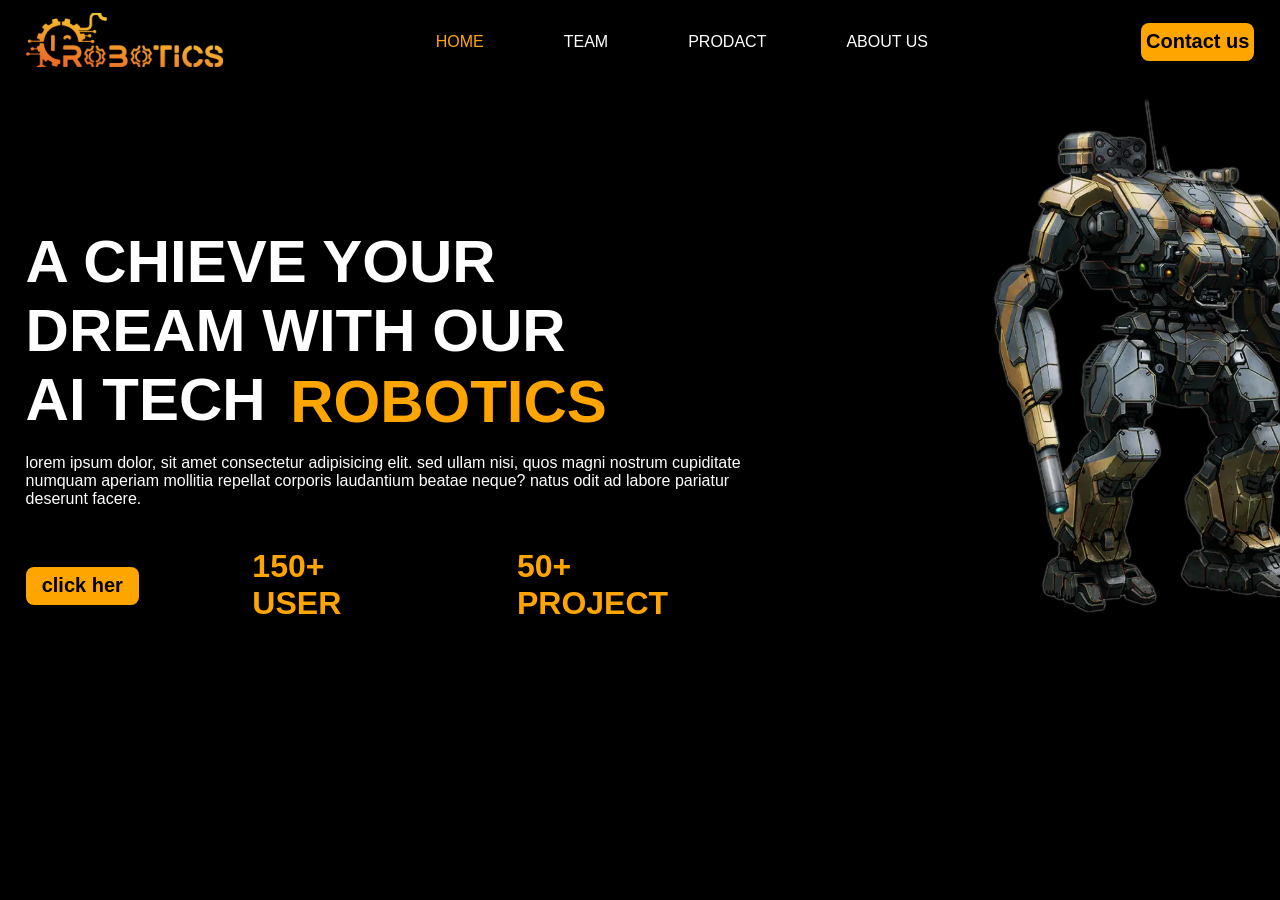
<file: index.html>
<!DOCTYPE html>
<html lang="en">
<head>
    <meta charset="UTF-8">
    <meta name="viewport" content="width=device-width, initial-scale=1.0">
    <link rel="stylesheet" href="style.css">
    <title>Robotics</title>
</head>
<body>
    <div class="container">
        <div class="logo">
            <img src="OI-Robotics.png" alt="Robotics">
        </div>
        <div class="nav-bar">
            <header>
                <a class="active" href="#" >home</a>
                <a href="#">team</a>
                <a href="#">prodact</a>
                <a href="#">about us</a>
            </header>
        </div>
        <div class="button">
            <button>Contact us</button>
        </div>
    </div>
    <div class="content">
        <div class="text">
            <h1>a chieve your <br> dream with our <br> ai tech</h1>
        </div>
        <div class="color">
            <h1>Robotics</h1>
        </div>
        <div class="pragraf">
            <p>Lorem ipsum dolor, sit amet consectetur adipisicing elit. Sed ullam nisi, quos magni nostrum cupiditate numquam aperiam mollitia repellat corporis laudantium beatae neque? Natus odit ad labore pariatur deserunt facere.</p>
        </div>
        <div class="btn">
            <button>click her</button>
        </div>
        <div class="num">
            <h1>50+</h1>
            <h1>project</h1>
        </div>
        <div class="num1">
            <h1>150+</h1>
            <h1>user</h1>
        </div>
    </div>
    <div class="image">
        <img src="snapedit_1728933518862.png" alt="robot">
    </div>
</body>
</html>
</file>
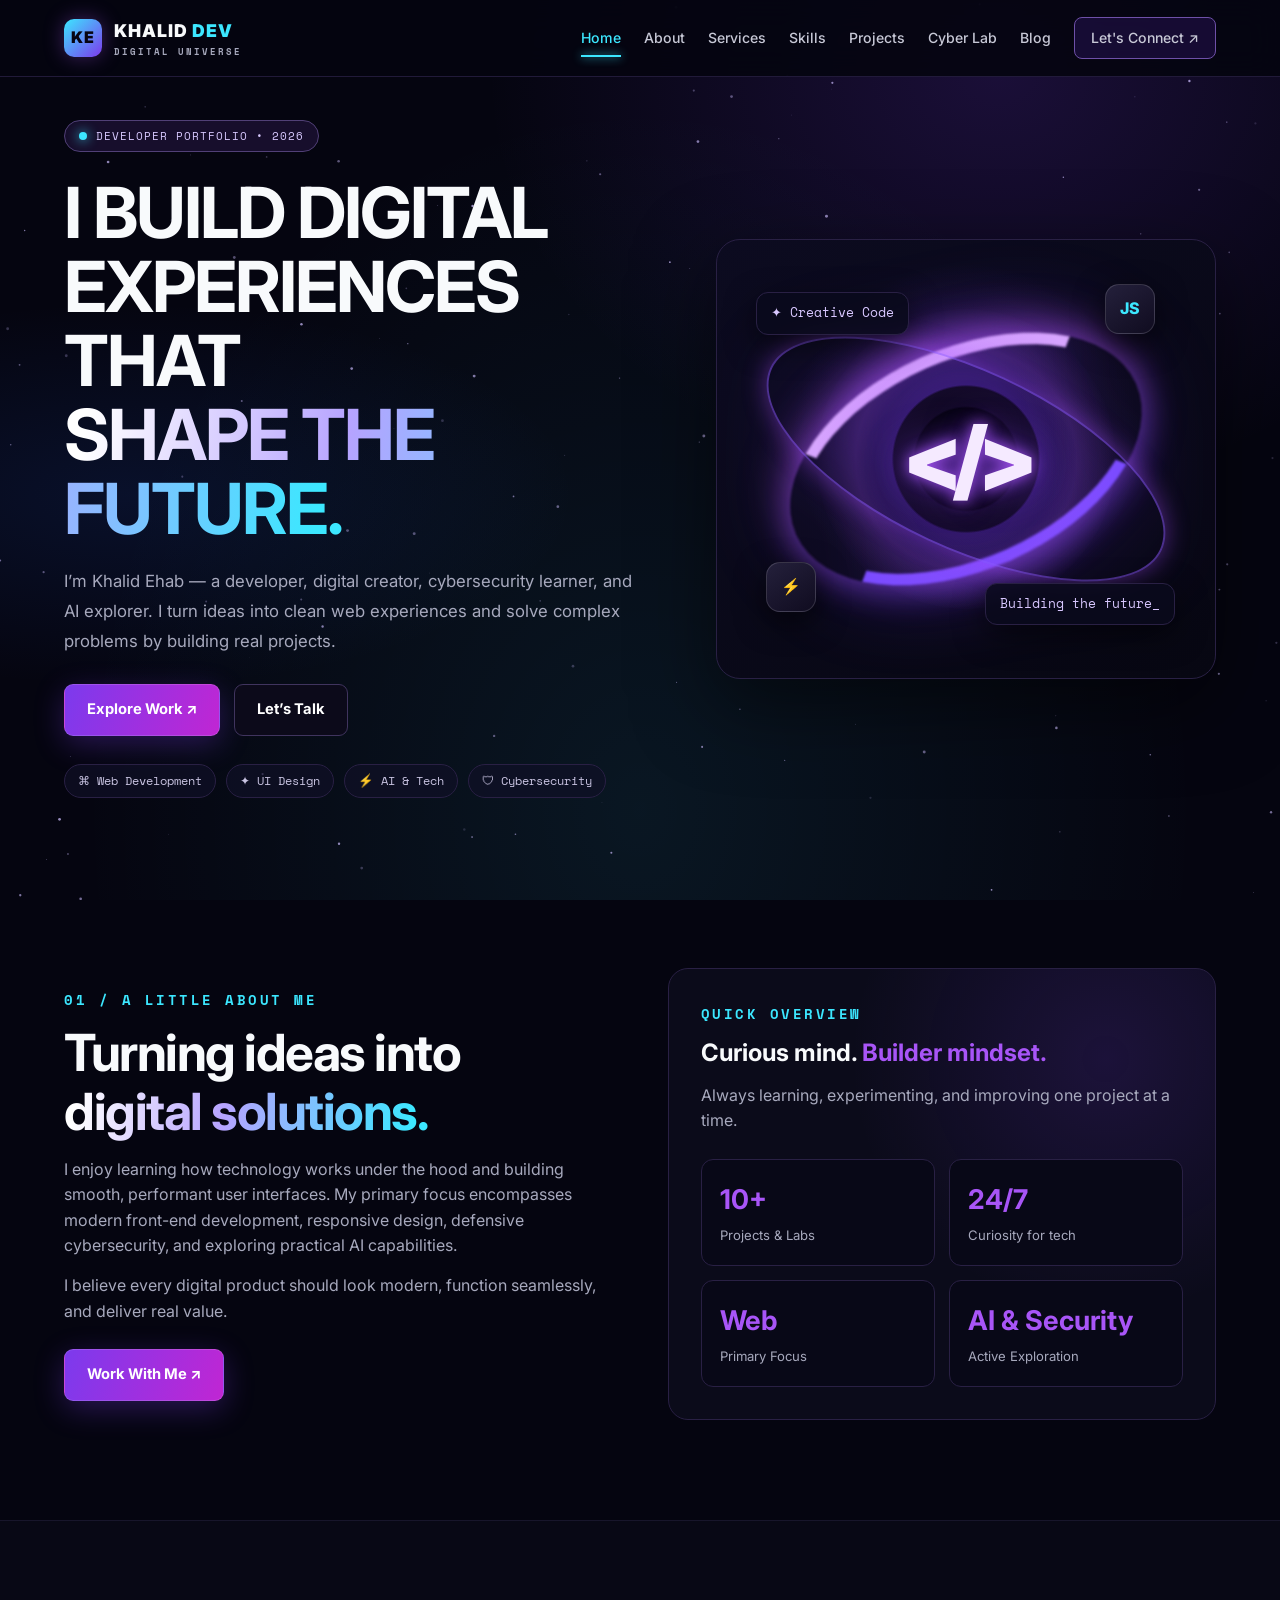
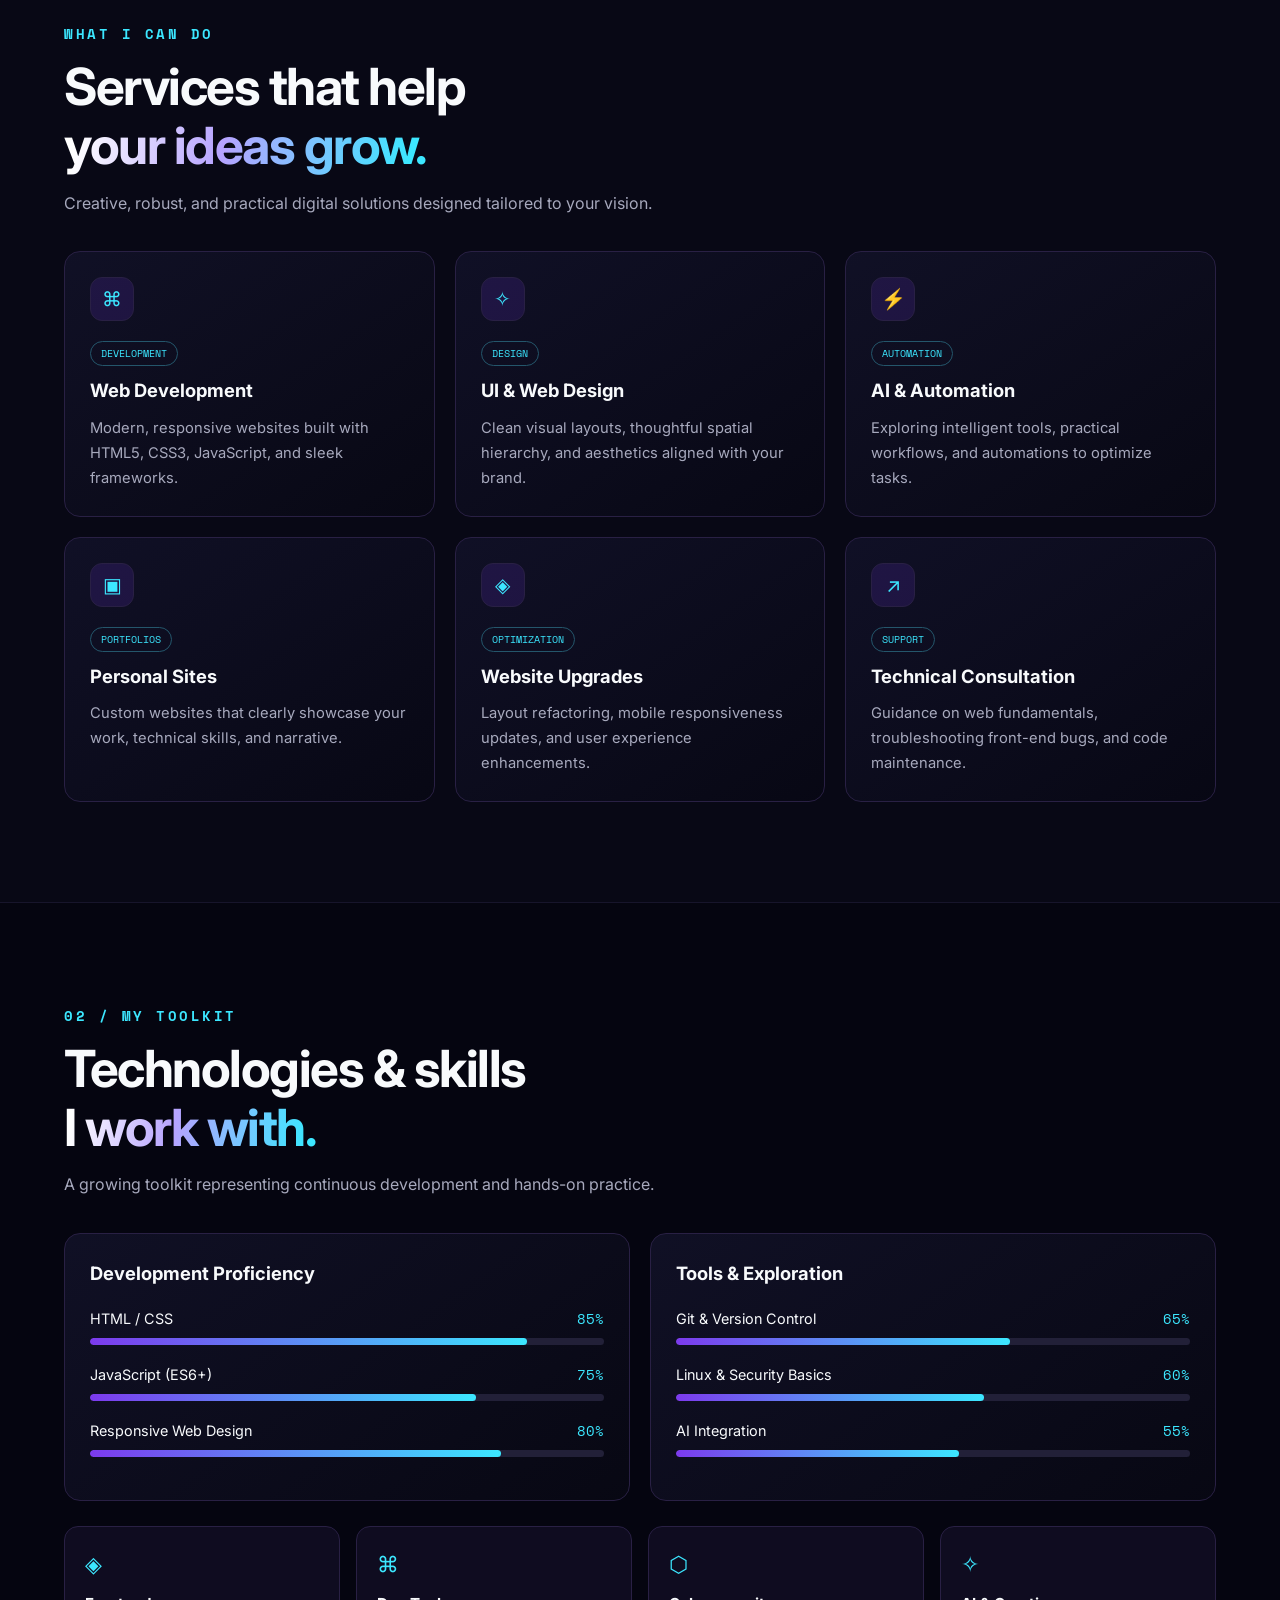
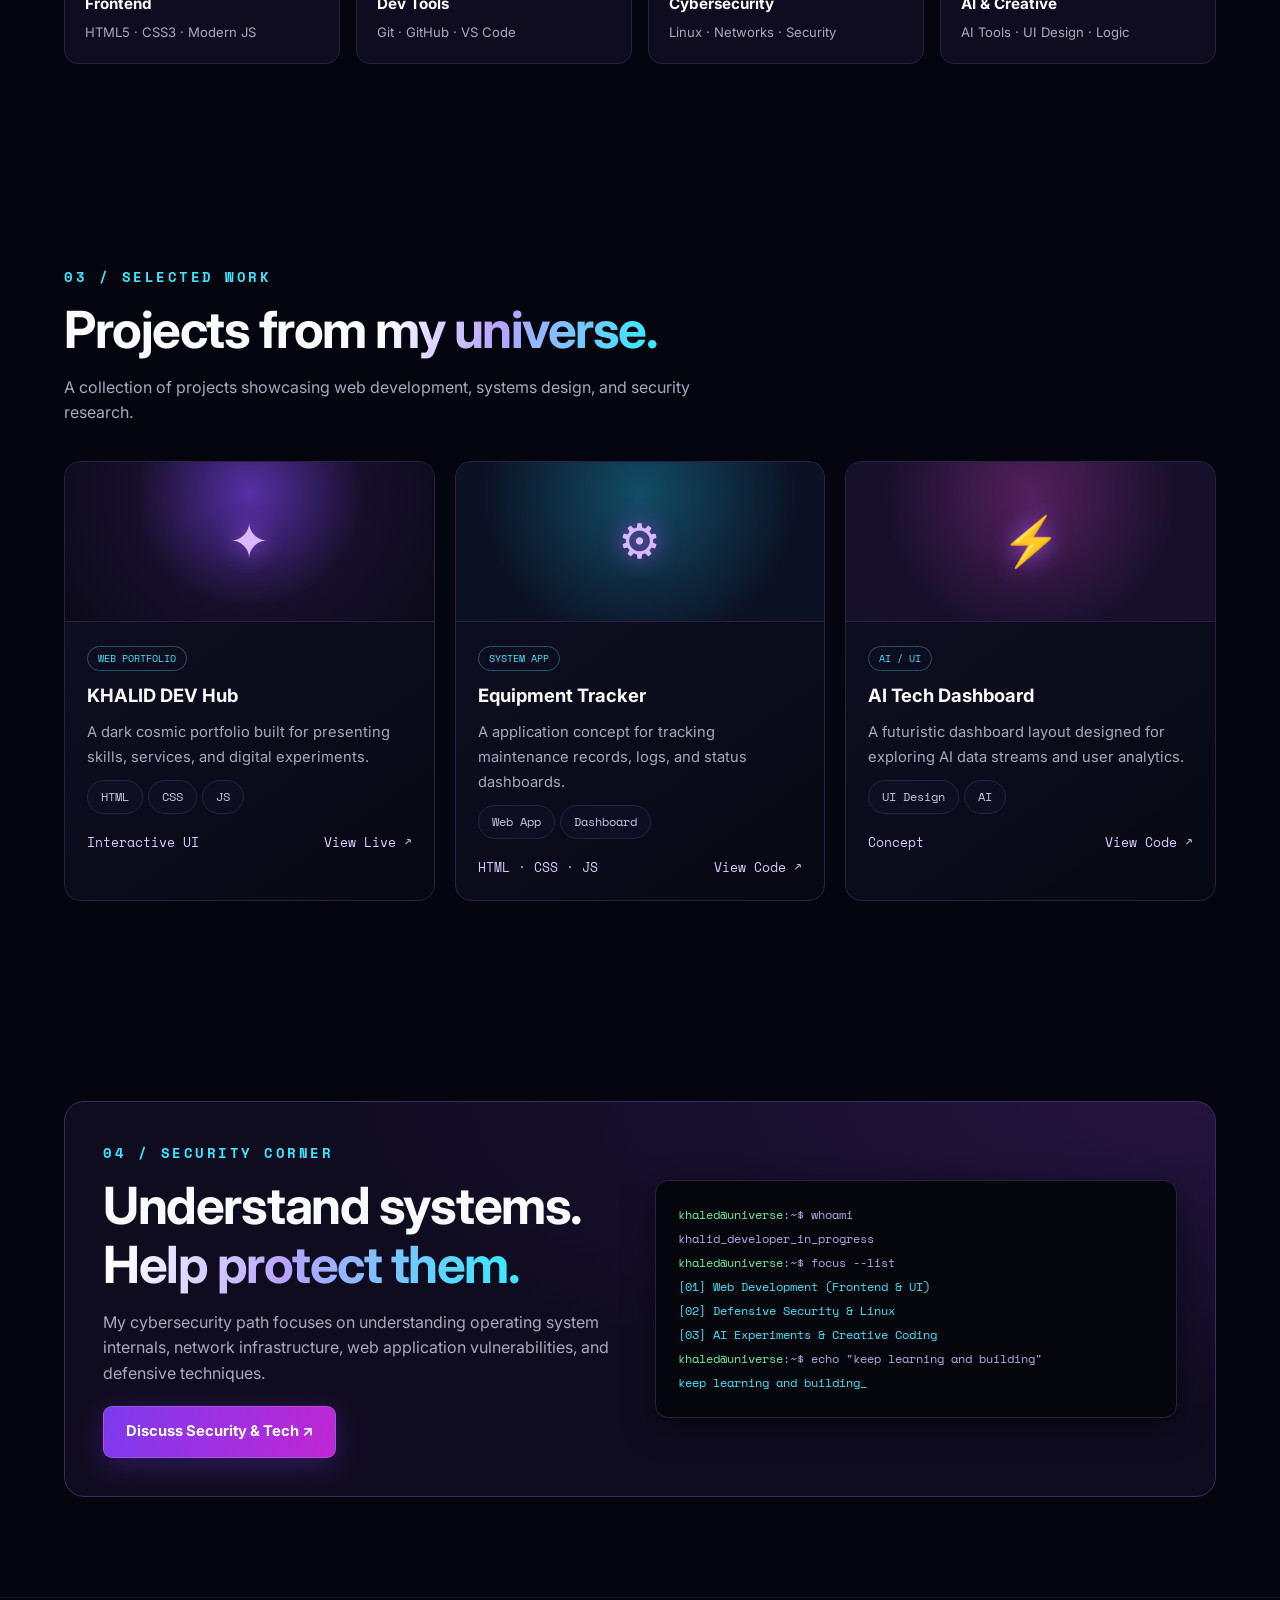
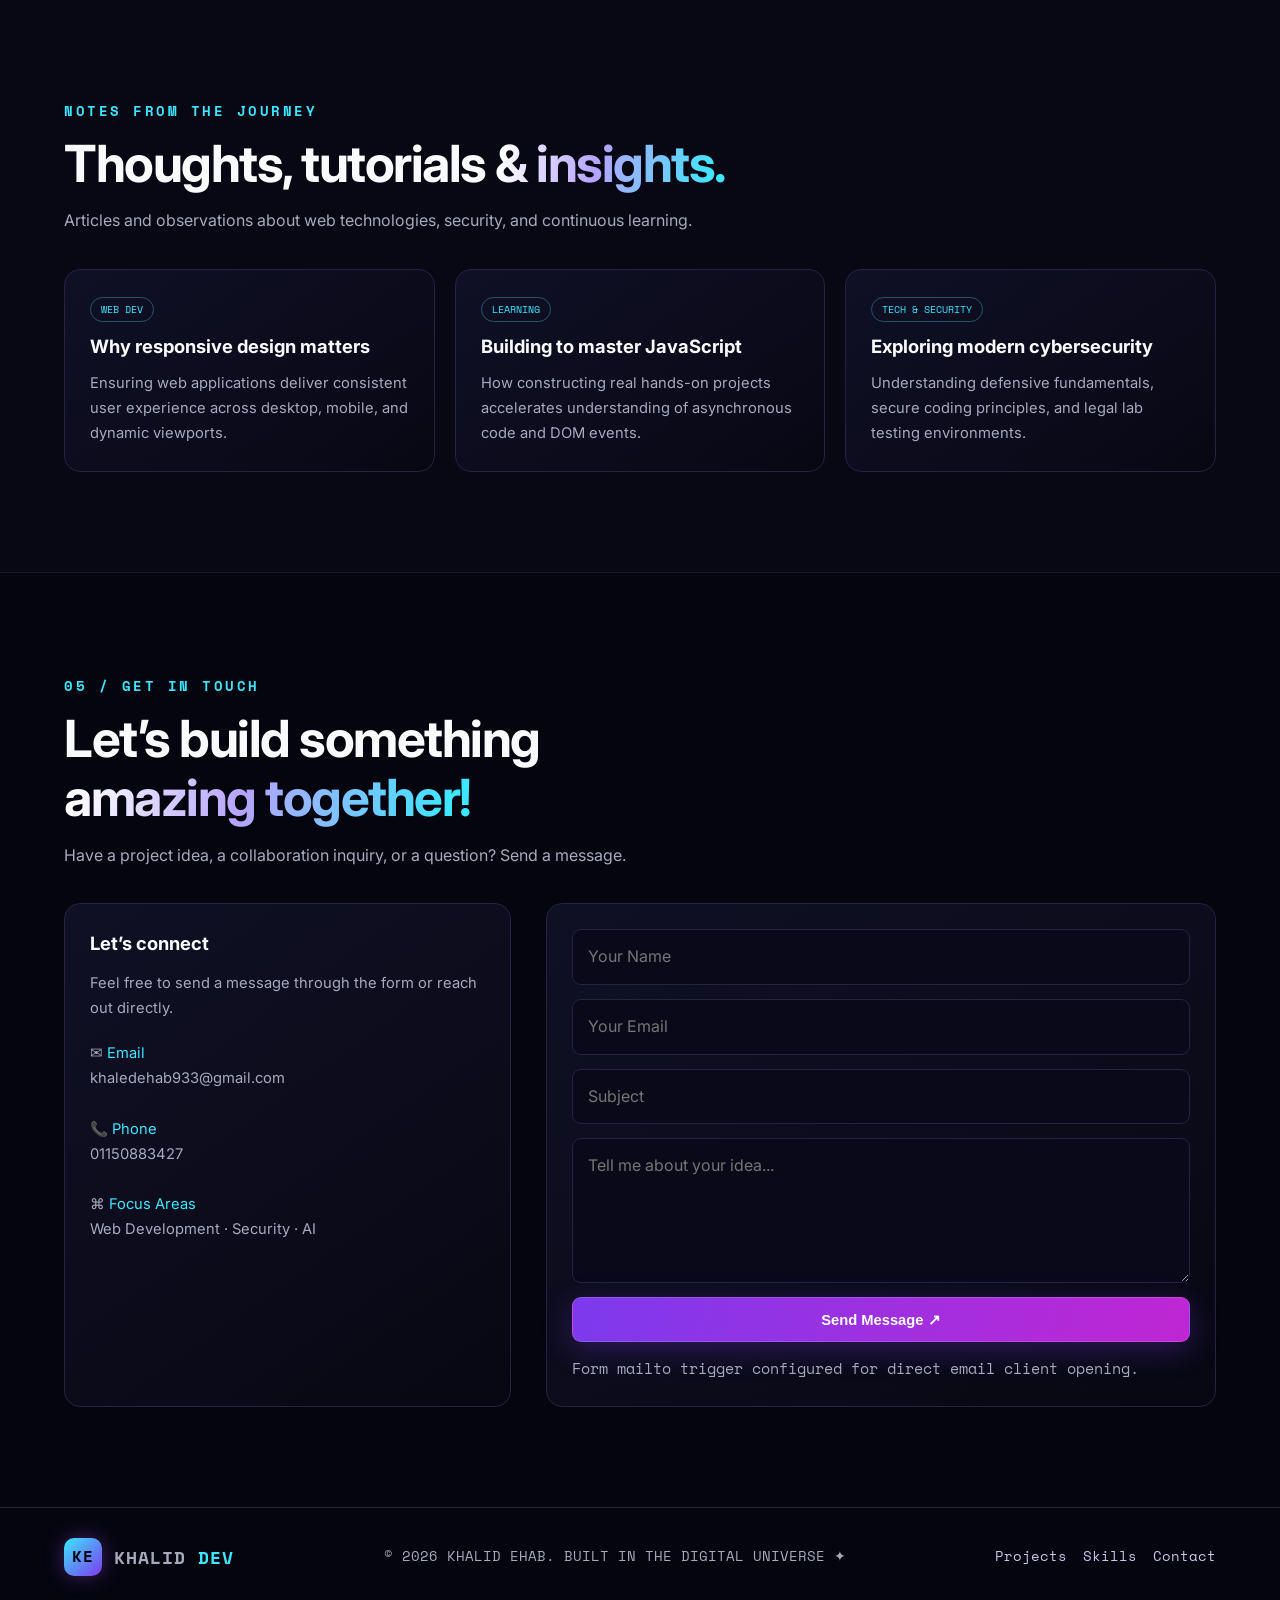
<file: combined_portfolio_cosmic_tech_hub_v2(1).html>
<!DOCTYPE html>
<html lang="en">
<head>
  <meta charset="UTF-8" />
  <meta name="viewport" content="width=device-width, initial-scale=1.0" />
  <meta name="theme-color" content="#050510" />
  <title>KHALID DEV | Digital Universe & Portfolio</title>
  <style>
    @import url('https://fonts.googleapis.com/css2?family=Inter:wght@400;500;600;700;800;900&family=Space+Mono:wght@400;700&display=swap');

    :root {
      --bg: #050510;
      --surface: #0b0b1a;
      --card: #111127;
      --border: #292044;
      --purple: #7c3aed;
      --violet: #a855f7;
      --blue: #2563eb;
      --cyan: #3ce7ff;
      --pink: #ff58d8;
      --text: #f8fafc;
      --muted: #a7a9bd;
    }

    * { box-sizing: border-box; margin: 0; padding: 0; }
    html { scroll-behavior: smooth; scroll-padding-top: 90px; }
    
    body {
      font-family: Inter, "Segoe UI", Arial, sans-serif;
      background: var(--bg);
      color: var(--text);
      line-height: 1.6;
      overflow-x: hidden;
      position: relative;
    }

    /* Cosmic Background Overlay */
    body::before {
      content: "";
      position: fixed;
      inset: 0;
      pointer-events: none;
      z-index: -2;
      background:
        radial-gradient(ellipse at 78% 8%, rgba(124, 58, 237, 0.18), transparent 32rem),
        radial-gradient(ellipse at 10% 55%, rgba(37, 99, 235, 0.12), transparent 28rem),
        radial-gradient(ellipse at 50% 90%, rgba(60, 231, 255, 0.08), transparent 35rem),
        var(--bg);
    }

    #stars {
      position: fixed;
      inset: 0;
      width: 100%;
      height: 100%;
      z-index: -1;
      pointer-events: none;
    }

    a { color: inherit; text-decoration: none; }
    .container { width: min(1180px, 90%); margin: auto; }
    .section { padding: 100px 0; position: relative; }
    .eyebrow { 
      color: var(--cyan); 
      font-family: 'Space Mono', monospace; 
      font-size: 0.85rem; 
      font-weight: 700; 
      letter-spacing: 2.5px; 
      text-transform: uppercase; 
    }
    
    .section-title { 
      font-size: clamp(2rem, 4vw, 3.2rem); 
      line-height: 1.15; 
      margin: 10px 0 16px; 
      letter-spacing: -1.5px; 
    }
    
    .section-copy { max-width: 650px; color: var(--muted); }
    .accent { color: var(--violet); }
    .accent-cyan { color: var(--cyan); }

    .gradient-text {
      background: linear-gradient(100deg, #fff 4%, #b6a3ff 44%, #3ce7ff 95%);
      -webkit-background-clip: text;
      background-clip: text;
      color: transparent;
    }

    /* Buttons */
    .btn {
      display: inline-flex; align-items: center; justify-content: center; gap: 8px;
      padding: 13px 22px; border: 1px solid rgba(255,255,255,0.15); border-radius: 9px;
      color: white; background: linear-gradient(110deg, var(--purple), #c026d3);
      font-weight: 700; font-size: 0.92rem; transition: transform .25s, box-shadow .25s; cursor: pointer;
      box-shadow: 0 8px 30px rgba(124, 58, 237, 0.3);
    }
    .btn:hover { transform: translateY(-3px); box-shadow: 0 12px 35px rgba(168, 85, 247, 0.45); }
    .btn-outline { background: #0c0a1a; border-color: #40345e; box-shadow: none; }
    .btn-outline:hover { border-color: var(--cyan); color: var(--cyan); box-shadow: 0 0 20px rgba(60,231,255,0.2); }

    /* Navbar */
    .navbar {
      position: fixed; z-index: 1000; top: 0; left: 0; width: 100%;
      background: rgba(5, 5, 16, 0.9); backdrop-filter: blur(16px);
      border-bottom: 1px solid rgba(41, 32, 68, 0.8);
    }
    .nav-inner { min-height: 76px; display: flex; align-items: center; justify-content: space-between; gap: 24px; }
    .logo { display: flex; align-items: center; gap: 12px; font-size: 1.1rem; font-weight: 900; letter-spacing: 1px; white-space: nowrap; }
    .logo-mark {
      width: 38px; height: 38px; display: grid; place-items: center;
      background: linear-gradient(135deg, var(--cyan), var(--purple));
      color: #070512; border-radius: 10px; font-size: 1rem; font-weight: 900;
      box-shadow: 0 0 20px rgba(168,85,247,0.35);
    }
    .logo small { display: block; font-size: 8.5px; color: var(--muted); font-family: 'Space Mono', monospace; letter-spacing: 2px; }
    
    .nav-links { display: flex; align-items: center; gap: clamp(10px, 1.8vw, 24px); }
    .nav-links a { position: relative; color: #c7c8d6; font-size: 0.88rem; font-weight: 500; transition: color .25s; }
    .nav-links a::after {
      content: ""; position: absolute; left: 0; bottom: -8px; width: 0; height: 2px;
      background: var(--cyan); box-shadow: 0 0 10px var(--cyan); transition: width .25s;
    }
    .nav-links a:hover, .nav-links a.active { color: var(--cyan); }
    .nav-links a:hover::after, .nav-links a.active::after { width: 100%; }
    .nav-cta { padding: 9px 16px; border: 1px solid #6e50a8; border-radius: 8px; background: rgba(124, 58, 237, 0.15); }

    .menu-btn { display: none; background: none; color: white; border: 1px solid var(--border); border-radius: 8px; padding: 8px 11px; font-size: 1.25rem; }

    /* Hero Section */
    .hero { min-height: calc(100vh - 76px); padding: 120px 0 70px; display: flex; align-items: center; position: relative; }
    .hero-grid { display: grid; grid-template-columns: 1.1fr 0.9fr; align-items: center; gap: 40px; }
    
    .kicker {
      display: inline-flex; align-items: center; gap: 9px; padding: 7px 14px;
      border: 1px solid #514077; border-radius: 100px; color: #d8c9ff;
      background: #170e2c; font: 11px 'Space Mono', monospace; letter-spacing: 1px; margin-bottom: 12px;
    }
    .pulse { width: 8px; height: 8px; border-radius: 50%; background: var(--cyan); box-shadow: 0 0 12px var(--cyan); }

    .hero h1 { font-size: clamp(2.5rem, 5.5vw, 4.8rem); line-height: 1.05; margin: 12px 0 20px; letter-spacing: -2px; }
    .hero p { color: var(--muted); max-width: 580px; margin-bottom: 28px; font-size: 1.05rem; line-height: 1.8; }
    .hero-actions { display: flex; flex-wrap: wrap; gap: 14px; }
    .hero-tags { display: flex; flex-wrap: wrap; gap: 10px; margin-top: 28px; }
    .tag { border: 1px solid var(--border); color: #c9c4e2; background: rgba(17,17,39,0.7); border-radius: 30px; padding: 6px 13px; font-size: 0.78rem; font-family: 'Space Mono', monospace; }

    /* Visual Orbit & Spinning Blackhole Animation */
    .hero-visual {
      min-height: 440px; position: relative; display: grid; place-items: center; overflow: hidden;
      border: 1px solid var(--border); border-radius: 24px;
      background: radial-gradient(circle at 50% 45%, rgba(124,58,237,0.25), transparent 50%), linear-gradient(145deg, #0c0b20, #070712);
      box-shadow: 0 25px 80px rgba(0,0,0,0.5);
    }

    .blackhole {
      width: min(300px, 60vw); aspect-ratio: 1; border-radius: 50%; position: relative;
      background: radial-gradient(circle at center, #03020a 0 24%, #100921 25% 34%, transparent 35%);
      filter: drop-shadow(0 0 35px rgba(123, 53, 255, 0.45));
    }
    .blackhole::before {
      content: ""; position: absolute; inset: 13% -12%; border-radius: 50%;
      border: 12px solid transparent; border-top-color: #d7a5ff; border-bottom-color: #7b4bff;
      transform: rotate(-24deg); filter: blur(1px);
      box-shadow: 0 -10px 40px rgba(196,92,255,0.5), 0 10px 35px rgba(113,62,255,0.4);
      animation: orbit 9s linear infinite;
    }
    .blackhole::after {
      content: ""; position: absolute; inset: 20% -22%; border-radius: 50%;
      border: 2px solid rgba(142,89,255,0.5); transform: rotate(25deg);
      box-shadow: 0 0 24px rgba(170,77,255,0.45);
      animation: orbit 18s linear infinite reverse;
    }
    
    .halo {
      position: absolute; width: 100%; height: 100%; border-radius: 50%;
      background: radial-gradient(circle, transparent 25%, rgba(136,62,255,0.08) 43%, rgba(168,85,247,0.18) 52%, transparent 72%);
      animation: pulse 4s ease-in-out infinite;
    }

    .code-symbol {
      position: absolute; z-index: 2; font-size: clamp(3.5rem, 8vw, 5.5rem); font-weight: 900;
      color: #f5eaff; text-shadow: 0 0 15px #a855f7, 0 0 40px #7c3aed; letter-spacing: -10px;
      pointer-events: none;
    }

    .floating-badge {
      position: absolute; border: 1px solid var(--border); background: rgba(10,10,28,0.88);
      padding: 10px 14px; border-radius: 12px; color: #d8c7ff; font-size: 0.8rem;
      font-family: 'Space Mono', monospace; box-shadow: 0 10px 30px rgba(0,0,0,0.5); z-index: 3;
    }
    .float-one { top: 12%; left: 8%; } 
    .float-two { bottom: 12%; right: 8%; }

    .tech-icon {
      position: absolute; width: 50px; height: 50px; display: grid; place-items: center;
      border-radius: 14px; border: 1px solid rgba(255,255,255,0.15);
      background: linear-gradient(145deg, #24203b, #100c20);
      box-shadow: 0 10px 30px rgba(0,0,0,0.6); color: #f2eaff; font-weight: 800; font-size: 16px;
      backdrop-filter: blur(8px); animation: float 5s ease-in-out infinite; z-index: 3;
    }
    .t1 { top: 10%; right: 12%; color: var(--cyan); }
    .t2 { bottom: 15%; left: 10%; color: #f6b93b; animation-delay: -2s; }

    /* Shared Cards Layout */
    .cards { display: grid; grid-template-columns: repeat(3, 1fr); gap: 20px; margin-top: 35px; }
    .card {
      padding: 25px; border: 1px solid var(--border); border-radius: 16px;
      background: linear-gradient(145deg, rgba(17,17,39,0.95), rgba(8,8,20,0.95));
      transition: transform .25s, border-color .25s, box-shadow .25s; min-width: 0;
    }
    .card:hover { transform: translateY(-6px); border-color: rgba(168,85,247,0.6); box-shadow: 0 18px 45px rgba(0,0,0,0.4); }
    .card-icon {
      width: 44px; height: 44px; display: grid; place-items: center; border-radius: 12px;
      color: var(--cyan); background: rgba(124,58,237,0.15); border: 1px solid var(--border);
      font-size: 1.25rem; margin-bottom: 18px;
    }
    .card h3 { font-size: 1.15rem; margin-bottom: 10px; }
    .card p { color: var(--muted); font-size: 0.92rem; line-height: 1.7; }
    
    .pill {
      font: 10px 'Space Mono', monospace; color: var(--cyan); border: 1px solid #24566b;
      padding: 4px 10px; border-radius: 50px; display: inline-block; margin-bottom: 10px;
    }

    /* About Section */
    .about-grid { display: grid; grid-template-columns: 1fr 1fr; gap: 55px; align-items: center; }
    .about-panel {
      padding: 32px; border: 1px solid var(--border); border-radius: 20px;
      background: radial-gradient(circle at 80% 20%, rgba(124,58,237,0.15), transparent 45%), var(--surface);
    }
    .stats { display: grid; grid-template-columns: repeat(2, 1fr); gap: 14px; margin-top: 25px; }
    .stat { padding: 18px; border: 1px solid var(--border); border-radius: 12px; background: #080817; }
    .stat strong { display: block; font-size: 1.7rem; color: var(--violet); }
    .stat span { color: var(--muted); font-size: 0.82rem; }

    /* Projects Cards */
    .project-card { padding: 0; overflow: hidden; }
    .project-visual {
      height: 160px; display: grid; place-items: center; position: relative; overflow: hidden;
      background: radial-gradient(circle at 50% 20%, #5630a5, #17102c 50%, #0b0a18);
      border-bottom: 1px solid var(--border); font-size: 3rem; color: #d9b8ff; text-shadow: 0 0 25px #a855f7;
    }
    .project-card:nth-child(2) .project-visual { background: radial-gradient(circle at 50% 20%, #124c66, #0b1224 70%); }
    .project-card:nth-child(3) .project-visual { background: radial-gradient(circle at 50% 20%, #55205d, #17102b 65%); }
    .project-content { padding: 22px; }
    .project-content .tag { display: inline-block; margin: 10px 5px 0 0; }
    .project-foot { display: flex; justify-content: space-between; align-items: center; margin-top: 18px; color: #d9c9ff; font-size: 0.82rem; font-family: 'Space Mono', monospace; }
    .project-foot a:hover { color: var(--cyan); }

    /* Skills Grid & Bars */
    .skills-grid { display: grid; grid-template-columns: 1fr 1fr; gap: 20px; margin-top: 35px; }
    .skill { margin: 18px 0; }
    .skill-label { display: flex; justify-content: space-between; gap: 10px; margin-bottom: 8px; font-size: 0.9rem; }
    .skill-label span:last-child { color: var(--cyan); font-family: 'Space Mono', monospace; }
    .bar { height: 7px; background: #222038; border-radius: 10px; overflow: hidden; }
    .bar span { display: block; height: 100%; border-radius: inherit; background: linear-gradient(90deg, var(--purple), var(--cyan)); }
    
    .skills-cards { display: grid; grid-template-columns: repeat(4, 1fr); gap: 16px; margin-top: 25px; }
    .skill-box { padding: 20px; border: 1px solid var(--border); background: #0f0c20; border-radius: 14px; }
    .skill-box b { display: block; margin: 10px 0 6px; font-size: 0.95rem; }
    .skill-box p { margin: 0; color: var(--muted); font-size: 0.82rem; line-height: 1.6; }
    .skill-box .icon { font-size: 22px; color: var(--cyan); }

    /* Cyber Security Lab Section */
    .lab {
      display: grid; grid-template-columns: 1fr 1fr; gap: 30px; align-items: center;
      border: 1px solid #3a2b60; border-radius: 20px; padding: 38px;
      background: radial-gradient(ellipse at 100% 0, rgba(72,34,122,0.35), transparent 55%), #100c20;
    }
    .terminal {
      font: 12px/2 'Space Mono', monospace; background: #05050c; border: 1px solid #292044;
      padding: 22px; border-radius: 13px; color: #b9a6e8; overflow-x: auto; box-shadow: 0 10px 30px rgba(0,0,0,0.5);
    }
    .terminal .green { color: #65f0a3; }
    .terminal .cyan { color: var(--cyan); }

    /* Contact Section */
    .contact-grid { display: grid; grid-template-columns: 0.8fr 1.2fr; gap: 35px; margin-top: 35px; }
    form { display: grid; gap: 14px; }
    input, textarea {
      width: 100%; color: white; background: #09091a; border: 1px solid var(--border);
      border-radius: 9px; padding: 14px 15px; font: inherit; outline: none; transition: border-color .25s;
    }
    input:focus, textarea:focus { border-color: var(--cyan); box-shadow: 0 0 0 3px rgba(60,231,255,0.15); }
    textarea { min-height: 145px; resize: vertical; }
    .form-note { color: var(--muted); font-size: 0.8rem; font-family: 'Space Mono', monospace; }

    /* Footer */
    footer { border-top: 1px solid var(--border); padding: 30px 0; color: var(--muted); font-size: 0.85rem; font-family: 'Space Mono', monospace; }
    .footer-inner { display: flex; justify-content: space-between; align-items: center; gap: 15px; flex-wrap: wrap; }
    .socials { display: flex; gap: 16px; font-size: 0.85rem; }
    .socials a { color: #cfc3eb; } 
    .socials a:hover { color: var(--cyan); }

    /* Animations & Scroll Reveal */
    .reveal { opacity: 0; transform: translateY(25px); transition: opacity 0.7s ease, transform 0.7s ease; }
    .reveal.visible { opacity: 1; transform: translateY(0); }

    @keyframes orbit { to { transform: rotate(336deg); } }
    @keyframes float { 0%, 100% { transform: translateY(0); } 50% { transform: translateY(-13px); } }
    @keyframes pulse { 50% { transform: scale(1.07); opacity: 0.65; } }

    /* Responsive Design */
    @media (max-width: 960px) {
      .hero-grid { grid-template-columns: 1fr; text-align: left; gap: 35px; }
      .hero-visual { height: 380px; }
      .cards { grid-template-columns: repeat(2, 1fr); }
      .skills-cards { grid-template-columns: repeat(2, 1fr); }
      .about-grid, .contact-grid, .lab { grid-template-columns: 1fr; }
    }
    
    @media (max-width: 700px) {
      .nav-inner { min-height: 68px; }
      .menu-btn { display: block; }
      .nav-links {
        display: none; position: absolute; top: 68px; left: 5%; width: 90%; padding: 20px;
        background: rgba(8,8,22,0.98); border: 1px solid var(--border); border-radius: 14px;
        flex-direction: column; align-items: stretch; gap: 0; box-shadow: 0 15px 40px rgba(0,0,0,0.8);
      }
      .nav-links.open { display: flex; }
      .nav-links a { padding: 12px 8px; font-size: 0.95rem; }
      .nav-links a::after { bottom: 6px; }
      
      .hero { padding-top: 100px; }
      .hero-visual { height: 330px; }
      .section { padding: 70px 0; }
      .cards, .skills-grid, .skills-cards { grid-template-columns: 1fr; }
      .about-panel, .lab { padding: 24px; }
      footer { flex-direction: column; text-align: center; }
    }
  </style>
</head>
<body>

  <!-- Background Interactive Starfield -->
  <canvas id="stars"></canvas>

  <!-- Navigation Header -->
  <header class="navbar">
    <div class="container nav-inner">
      <a class="logo" href="#home" aria-label="Khalid Dev home">
        <span class="logo-mark">KE</span>
        <div>
          <span>KHALID <span class="accent-cyan">DEV</span></span>
          <small>DIGITAL UNIVERSE</small>
        </div>
      </a>
      <button class="menu-btn" id="menuBtn" aria-label="Open navigation" aria-expanded="false">☰</button>
      <nav class="nav-links" id="navLinks" aria-label="Main navigation">
        <a class="active" href="#home">Home</a>
        <a href="#about">About</a>
        <a href="#services">Services</a>
        <a href="#skills">Skills</a>
        <a href="#projects">Projects</a>
        <a href="#lab">Cyber Lab</a>
        <a href="#blog">Blog</a>
        <a class="nav-cta" href="#contact">Let's Connect ↗</a>
      </nav>
    </div>
  </header>

  <main>
    <!-- Hero Section with Integrated Interactive Blackhole -->
    <section class="hero" id="home">
      <div class="container hero-grid">
        <div class="reveal">
          <div class="kicker"><span class="pulse"></span> DEVELOPER PORTFOLIO &bull; 2026</div>
          <h1>I BUILD DIGITAL<br>EXPERIENCES THAT<br><span class="gradient-text">SHAPE THE FUTURE.</span></h1>
          <p>I’m Khalid Ehab — a developer, digital creator, cybersecurity learner, and AI explorer. I turn ideas into clean web experiences and solve complex problems by building real projects.</p>
          <div class="hero-actions">
            <a class="btn" href="#projects">Explore Work ↗</a>
            <a class="btn btn-outline" href="#contact">Let’s Talk</a>
          </div>
          <div class="hero-tags">
            <span class="tag">⌘ Web Development</span>
            <span class="tag">✦ UI Design</span>
            <span class="tag">⚡ AI &amp; Tech</span>
            <span class="tag">🛡 Cybersecurity</span>
          </div>
        </div>

        <div class="hero-visual reveal" aria-label="Animated cosmic universe illustration">
          <div class="blackhole">
            <div class="halo"></div>
          </div>
          <div class="code-symbol">&lt;/&gt;</div>
          <div class="tech-icon t1">JS</div>
          <div class="tech-icon t2">⚡</div>
          <div class="floating-badge float-one">✦ Creative Code</div>
          <div class="floating-badge float-two">Building the future_</div>
        </div>
      </div>
    </section>

    <!-- About Section -->
    <section class="section reveal" id="about">
      <div class="container about-grid">
        <div>
          <span class="eyebrow">01 / A LITTLE ABOUT ME</span>
          <h2 class="section-title">Turning ideas into<br><span class="gradient-text">digital solutions.</span></h2>
          <p class="section-copy">I enjoy learning how technology works under the hood and building smooth, performant user interfaces. My primary focus encompasses modern front-end development, responsive design, defensive cybersecurity, and exploring practical AI capabilities.</p>
          <p class="section-copy" style="margin-top:14px">I believe every digital product should look modern, function seamlessly, and deliver real value.</p>
          <a class="btn" style="margin-top:25px" href="#contact">Work With Me ↗</a>
        </div>
        <div class="about-panel">
          <span class="eyebrow">QUICK OVERVIEW</span>
          <h3 style="font-size:1.5rem;margin-top:8px">Curious mind. <span class="accent">Builder mindset.</span></h3>
          <p style="color:var(--muted);margin-top:10px">Always learning, experimenting, and improving one project at a time.</p>
          <div class="stats">
            <div class="stat"><strong>10+</strong><span>Projects & Labs</span></div>
            <div class="stat"><strong>24/7</strong><span>Curiosity for tech</span></div>
            <div class="stat"><strong>Web</strong><span>Primary Focus</span></div>
            <div class="stat"><strong>AI & Security</strong><span>Active Exploration</span></div>
          </div>
        </div>
      </div>
    </section>

    <!-- Services Section -->
    <section class="section reveal" id="services" style="background:rgba(11,11,26,0.55);border-top:1px solid #17152b;border-bottom:1px solid #17152b">
      <div class="container">
        <span class="eyebrow">WHAT I CAN DO</span>
        <h2 class="section-title">Services that help<br><span class="gradient-text">your ideas grow.</span></h2>
        <p class="section-copy">Creative, robust, and practical digital solutions designed tailored to your vision.</p>
        <div class="cards">
          <article class="card">
            <div class="card-icon">⌘</div>
            <span class="pill">DEVELOPMENT</span>
            <h3>Web Development</h3>
            <p>Modern, responsive websites built with HTML5, CSS3, JavaScript, and sleek frameworks.</p>
          </article>
          <article class="card">
            <div class="card-icon">✧</div>
            <span class="pill">DESIGN</span>
            <h3>UI &amp; Web Design</h3>
            <p>Clean visual layouts, thoughtful spatial hierarchy, and aesthetics aligned with your brand.</p>
          </article>
          <article class="card">
            <div class="card-icon">⚡</div>
            <span class="pill">AUTOMATION</span>
            <h3>AI &amp; Automation</h3>
            <p>Exploring intelligent tools, practical workflows, and automations to optimize tasks.</p>
          </article>
          <article class="card">
            <div class="card-icon">▣</div>
            <span class="pill">PORTFOLIOS</span>
            <h3>Personal Sites</h3>
            <p>Custom websites that clearly showcase your work, technical skills, and narrative.</p>
          </article>
          <article class="card">
            <div class="card-icon">◈</div>
            <span class="pill">OPTIMIZATION</span>
            <h3>Website Upgrades</h3>
            <p>Layout refactoring, mobile responsiveness updates, and user experience enhancements.</p>
          </article>
          <article class="card">
            <div class="card-icon">↗</div>
            <span class="pill">SUPPORT</span>
            <h3>Technical Consultation</h3>
            <p>Guidance on web fundamentals, troubleshooting front-end bugs, and code maintenance.</p>
          </article>
        </div>
      </div>
    </section>

    <!-- Skills Section -->
    <section class="section reveal" id="skills">
      <div class="container">
        <span class="eyebrow">02 / MY TOOLKIT</span>
        <h2 class="section-title">Technologies &amp; skills<br><span class="gradient-text">I work with.</span></h2>
        <p class="section-copy">A growing toolkit representing continuous development and hands-on practice.</p>

        <div class="skills-grid">
          <div class="card">
            <h3>Development Proficiency</h3>
            <div class="skill">
              <div class="skill-label"><span>HTML / CSS</span><span>85%</span></div>
              <div class="bar"><span style="width:85%"></span></div>
            </div>
            <div class="skill">
              <div class="skill-label"><span>JavaScript (ES6+)</span><span>75%</span></div>
              <div class="bar"><span style="width:75%"></span></div>
            </div>
            <div class="skill">
              <div class="skill-label"><span>Responsive Web Design</span><span>80%</span></div>
              <div class="bar"><span style="width:80%"></span></div>
            </div>
          </div>
          <div class="card">
            <h3>Tools &amp; Exploration</h3>
            <div class="skill">
              <div class="skill-label"><span>Git &amp; Version Control</span><span>65%</span></div>
              <div class="bar"><span style="width:65%"></span></div>
            </div>
            <div class="skill">
              <div class="skill-label"><span>Linux & Security Basics</span><span>60%</span></div>
              <div class="bar"><span style="width:60%"></span></div>
            </div>
            <div class="skill">
              <div class="skill-label"><span>AI Integration</span><span>55%</span></div>
              <div class="bar"><span style="width:55%"></span></div>
            </div>
          </div>
        </div>

        <div class="skills-cards">
          <div class="skill-box">
            <div class="icon">◈</div>
            <b>Frontend</b>
            <p>HTML5 · CSS3 · Modern JS</p>
          </div>
          <div class="skill-box">
            <div class="icon">⌘</div>
            <b>Dev Tools</b>
            <p>Git · GitHub · VS Code</p>
          </div>
          <div class="skill-box">
            <div class="icon">⬡</div>
            <b>Cybersecurity</b>
            <p>Linux · Networks · Security</p>
          </div>
          <div class="skill-box">
            <div class="icon">✧</div>
            <b>AI & Creative</b>
            <p>AI Tools · UI Design · Logic</p>
          </div>
        </div>
      </div>
    </section>

    <!-- Projects Section -->
    <section class="section reveal" id="projects">
      <div class="container">
        <span class="eyebrow">03 / SELECTED WORK</span>
        <h2 class="section-title">Projects from <span class="gradient-text">my universe.</span></h2>
        <p class="section-copy">A collection of projects showcasing web development, systems design, and security research.</p>
        <div class="cards">
          <article class="card project-card">
            <div class="project-visual">✦</div>
            <div class="project-content">
              <span class="pill">WEB PORTFOLIO</span>
              <h3>KHALID DEV Hub</h3>
              <p>A dark cosmic portfolio built for presenting skills, services, and digital experiments.</p>
              <span class="tag">HTML</span><span class="tag">CSS</span><span class="tag">JS</span>
              <div class="project-foot">
                <span>Interactive UI</span>
                <a href="#home">View Live ↗</a>
              </div>
            </div>
          </article>
          <article class="card project-card">
            <div class="project-visual">⚙</div>
            <div class="project-content">
              <span class="pill">SYSTEM APP</span>
              <h3>Equipment Tracker</h3>
              <p>A application concept for tracking maintenance records, logs, and status dashboards.</p>
              <span class="tag">Web App</span><span class="tag">Dashboard</span>
              <div class="project-foot">
                <span>HTML · CSS · JS</span>
                <a href="https://github.com/" target="_blank" rel="noreferrer">View Code ↗</a>
              </div>
            </div>
          </article>
          <article class="card project-card">
            <div class="project-visual">⚡</div>
            <div class="project-content">
              <span class="pill">AI / UI</span>
              <h3>AI Tech Dashboard</h3>
              <p>A futuristic dashboard layout designed for exploring AI data streams and user analytics.</p>
              <span class="tag">UI Design</span><span class="tag">AI</span>
              <div class="project-foot">
                <span>Concept</span>
                <a href="https://github.com/" target="_blank" rel="noreferrer">View Code ↗</a>
              </div>
            </div>
          </article>
        </div>
      </div>
    </section>

    <!-- Cyber Security Lab Section -->
    <section class="section reveal" id="lab">
      <div class="container">
        <div class="lab">
          <div>
            <span class="eyebrow">04 / SECURITY CORNER</span>
            <h2 class="section-title">Understand systems.<br><span class="gradient-text">Help protect them.</span></h2>
            <p class="section-copy" style="margin-bottom:20px;">My cybersecurity path focuses on understanding operating system internals, network infrastructure, web application vulnerabilities, and defensive techniques.</p>
            <a class="btn" href="#contact">Discuss Security & Tech ↗</a>
          </div>
          <div class="terminal">
            <div><span class="green">khaled@universe</span>:~$ whoami</div>
            <div>khalid_developer_in_progress</div>
            <div><span class="green">khaled@universe</span>:~$ focus --list</div>
            <div class="cyan">[01] Web Development (Frontend & UI)</div>
            <div class="cyan">[02] Defensive Security & Linux</div>
            <div class="cyan">[03] AI Experiments & Creative Coding</div>
            <div><span class="green">khaled@universe</span>:~$ echo "keep learning and building"</div>
            <div class="cyan">keep learning and building_</div>
          </div>
        </div>
      </div>
    </section>

    <!-- Blog Section -->
    <section class="section reveal" id="blog" style="background:rgba(11,11,26,0.55);border-top:1px solid #17152b;border-bottom:1px solid #17152b">
      <div class="container">
        <span class="eyebrow">NOTES FROM THE JOURNEY</span>
        <h2 class="section-title">Thoughts, tutorials <span class="gradient-text">&amp; insights.</span></h2>
        <p class="section-copy">Articles and observations about web technologies, security, and continuous learning.</p>
        <div class="cards">
          <article class="card">
            <span class="pill">WEB DEV</span>
            <h3>Why responsive design matters</h3>
            <p>Ensuring web applications deliver consistent user experience across desktop, mobile, and dynamic viewports.</p>
          </article>
          <article class="card">
            <span class="pill">LEARNING</span>
            <h3>Building to master JavaScript</h3>
            <p>How constructing real hands-on projects accelerates understanding of asynchronous code and DOM events.</p>
          </article>
          <article class="card">
            <span class="pill">TECH &amp; SECURITY</span>
            <h3>Exploring modern cybersecurity</h3>
            <p>Understanding defensive fundamentals, secure coding principles, and legal lab testing environments.</p>
          </article>
        </div>
      </div>
    </section>

    <!-- Contact Section -->
    <section class="section reveal" id="contact">
      <div class="container">
        <span class="eyebrow">05 / GET IN TOUCH</span>
        <h2 class="section-title">Let’s build something<br><span class="gradient-text">amazing together!</span></h2>
        <p class="section-copy">Have a project idea, a collaboration inquiry, or a question? Send a message.</p>
        <div class="contact-grid">
          <div class="card">
            <h3>Let’s connect</h3>
            <p style="margin:12px 0 20px; color:var(--muted)">Feel free to send a message through the form or reach out directly.</p>
            <p>✉ <span class="accent-cyan">Email</span><br>khaledehab933@gmail.com</p>
            <br>
            <p>📞 <span class="accent-cyan">Phone</span><br>01150883427</p>
            <br>
            <p>⌘ <span class="accent-cyan">Focus Areas</span><br>Web Development · Security · AI</p>
          </div>
          <div class="card">
            <form id="contactForm">
              <input id="name" type="text" placeholder="Your Name" required />
              <input id="email" type="email" placeholder="Your Email" required />
              <input id="subject" type="text" placeholder="Subject" required />
              <textarea id="message" placeholder="Tell me about your idea..." required></textarea>
              <button class="btn" type="submit">Send Message ↗</button>
              <p class="form-note">Form mailto trigger configured for direct email client opening.</p>
            </form>
          </div>
        </div>
      </div>
    </section>
  </main>

  <!-- Footer -->
  <footer>
    <div class="container footer-inner">
      <a class="logo" href="#home">
        <span class="logo-mark">KE</span>
        <span>KHALID <span class="accent-cyan">DEV</span></span>
      </a>
      <span>© <span id="year"></span> KHALID EHAB. BUILT IN THE DIGITAL UNIVERSE ✦</span>
      <div class="socials">
        <a href="#projects">Projects</a>
        <a href="#skills">Skills</a>
        <a href="#contact">Contact</a>
      </div>
    </div>
  </footer>

  <!-- Combined JavaScript Mechanisms -->
  <script>
    // Navigation Toggle and Smooth Active Scrolling
    const menuBtn = document.getElementById('menuBtn');
    const navLinks = document.getElementById('navLinks');
    const links = document.querySelectorAll('.nav-links a');

    menuBtn.addEventListener('click', () => {
      const isOpen = navLinks.classList.toggle('open');
      menuBtn.setAttribute('aria-expanded', String(isOpen));
      menuBtn.textContent = isOpen ? '✕' : '☰';
    });

    links.forEach(link => {
      link.addEventListener('click', () => {
        links.forEach(item => item.classList.remove('active'));
        link.classList.add('active');
        navLinks.classList.remove('open');
        menuBtn.setAttribute('aria-expanded', 'false');
        menuBtn.textContent = '☰';
      });
    });

    const sections = document.querySelectorAll('main section[id]');
    window.addEventListener('scroll', () => {
      let current = 'home';
      sections.forEach(section => {
        if (window.scrollY >= section.offsetTop - 130) {
          current = section.id;
        }
      });
      links.forEach(link => {
        const href = link.getAttribute('href');
        if (href === `#${current}`) {
          link.classList.add('active');
        } else if (href.startsWith('#') && href !== `#${current}`) {
          link.classList.remove('active');
        }
      });
    });

    // Dynamic Copyright Year
    document.getElementById('year').textContent = new Date().getFullYear();

    // Contact Form Handler
    document.getElementById('contactForm').addEventListener('submit', event => {
      event.preventDefault();
      const emailAddress = 'khaledehab933@gmail.com';
      const name = document.getElementById('name').value.trim();
      const sender = document.getElementById('email').value.trim();
      const subject = document.getElementById('subject').value.trim();
      const message = document.getElementById('message').value.trim();
      const body = `Name: ${name}\nEmail: ${sender}\n\n${message}`;
      window.location.href = `mailto:${emailAddress}?subject=${encodeURIComponent(subject)}&body=${encodeURIComponent(body)}`;
    });

    // Intersection Observer for Smooth Section Reveal
    const observer = new IntersectionObserver((entries) => {
      entries.forEach(entry => {
        if (entry.isIntersecting) {
          entry.target.classList.add('visible');
          observer.unobserve(entry.target);
        }
      });
    }, { threshold: 0.12 });

    document.querySelectorAll('.reveal').forEach(el => observer.observe(el));

    // Interactive Starfield Background Animation
    const canvas = document.getElementById('stars');
    const ctx = canvas.getContext('2d');
    let stars = [];

    function resizeCanvas() {
      canvas.width = window.innerWidth * window.devicePixelRatio;
      canvas.height = window.innerHeight * window.devicePixelRatio;
      ctx.setTransform(window.devicePixelRatio, 0, 0, window.devicePixelRatio, 0, 0);
      
      stars = Array.from({ length: Math.min(160, Math.floor(window.innerWidth / 7)) }, () => ({
        x: Math.random() * window.innerWidth,
        y: Math.random() * window.innerHeight,
        r: Math.random() * 1.3 + 0.2,
        a: Math.random() * 0.6 + 0.15,
        s: Math.random() * 0.22 + 0.04
      }));
    }

    function drawStars() {
      ctx.clearRect(0, 0, window.innerWidth, window.innerHeight);
      for (const s of stars) {
        s.y -= s.s;
        if (s.y < 0) {
          s.y = window.innerHeight;
          s.x = Math.random() * window.innerWidth;
        }
        ctx.beginPath();
        ctx.arc(s.x, s.y, s.r, 0, Math.PI * 2);
        ctx.fillStyle = `rgba(205, 190, 255, ${s.a})`;
        ctx.fill();
      }
      requestAnimationFrame(drawStars);
    }

    window.addEventListener('resize', resizeCanvas);
    resizeCanvas();
    drawStars();
  </script>
</body>
</html>
</file>
<file: style.css>
*{
    padding: 0;
    margin: 0;
    font-family: sans-serif;
}
body{
    background: #000;
}
.container{
    display: flex;
    justify-content: space-between;
    align-items: center;
    margin: 1% 2%;
}
.logo img{
    cursor: pointer;
}
header a{
    padding: 1cm;
    text-decoration: none;
    text-transform: uppercase;
    color: #fff;
}
header a:hover, .active{
    color: orange;
}
.button button{
    width: 3cm;
    height: 1cm;
    padding: 1%;
    background: orange;
    border-radius: 8px;
    font-weight: 600;
    font-size: 20px;
    border: none;
    cursor: pointer;
}
.content{
    position: absolute;
    top: 6cm;
    color: #fff;
    text-transform: uppercase;
    margin: 0 2%;
}
.text{
    font-size: 30px;
}
.text .color{
    color: orange;
}
.color{
    position: absolute;
    left: 7cm;
    top: 3.7cm;
    font-size: 30px;
    color: orange;
}
.pragraf p{ 
    position: absolute;
    text-transform: lowercase;
    top: 6cm;
    width: 20cm;
}
.btn button{
    width: 3cm;
    height: 1cm;
    font-size: 20px;
    font-weight: 600;
    position: absolute;
    top: 9cm;
    background: orange;
    border-radius: 8px;
    border: none;
    cursor: pointer;
}
.num{
    position: absolute;
    top: 8.5cm;
    left: 13cm;
    color: orange;
}
.num1{
    position: absolute;
    top: 8.5cm;
    left: 6cm;
    color: orange;
}
.image{
    position: absolute;
    left: 25cm;
}
</file>
